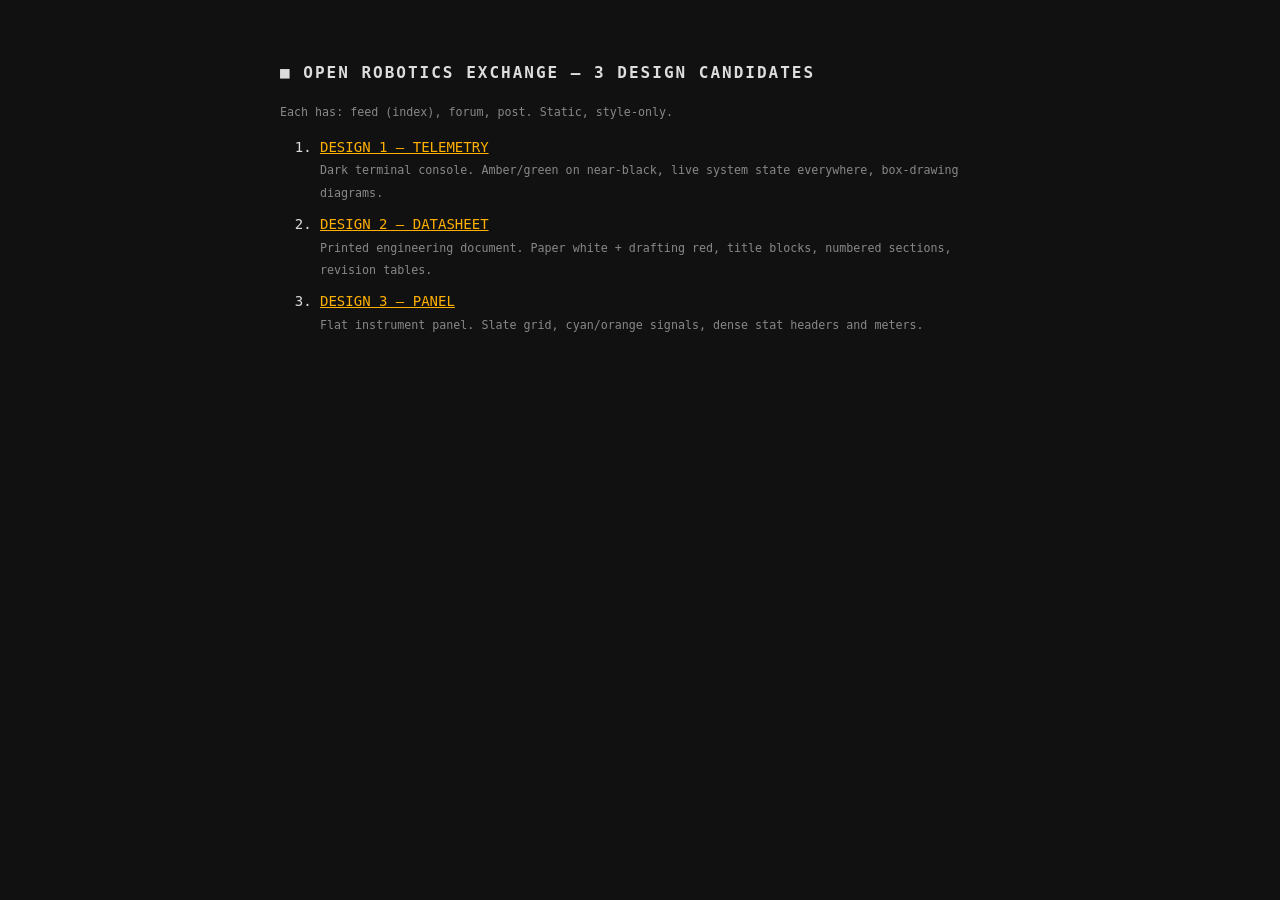
<file: index.html>
<!doctype html><html><head><meta charset="utf-8"><title>ORX — 3 DESIGN CANDIDATES</title>
<style>body{background:#111;color:#ddd;font:14px/1.6 ui-monospace,monospace;max-width:720px;margin:60px auto;padding:0 20px}
a{color:#ffb000}h1{font-size:16px;letter-spacing:2px}li{margin:10px 0}small{color:#888}</style></head><body>
<h1>■ OPEN ROBOTICS EXCHANGE — 3 DESIGN CANDIDATES</h1>
<p><small>Each has: feed (index), forum, post. Static, style-only.</small></p>
<ol>
<li><a href="design-1/index.html">DESIGN 1 — TELEMETRY</a><br><small>Dark terminal console. Amber/green on near-black, live system state everywhere, box-drawing diagrams.</small></li>
<li><a href="design-2/index.html">DESIGN 2 — DATASHEET</a><br><small>Printed engineering document. Paper white + drafting red, title blocks, numbered sections, revision tables.</small></li>
<li><a href="design-3/index.html">DESIGN 3 — PANEL</a><br><small>Flat instrument panel. Slate grid, cyan/orange signals, dense stat headers and meters.</small></li>
</ol>
</body></html>
</file>
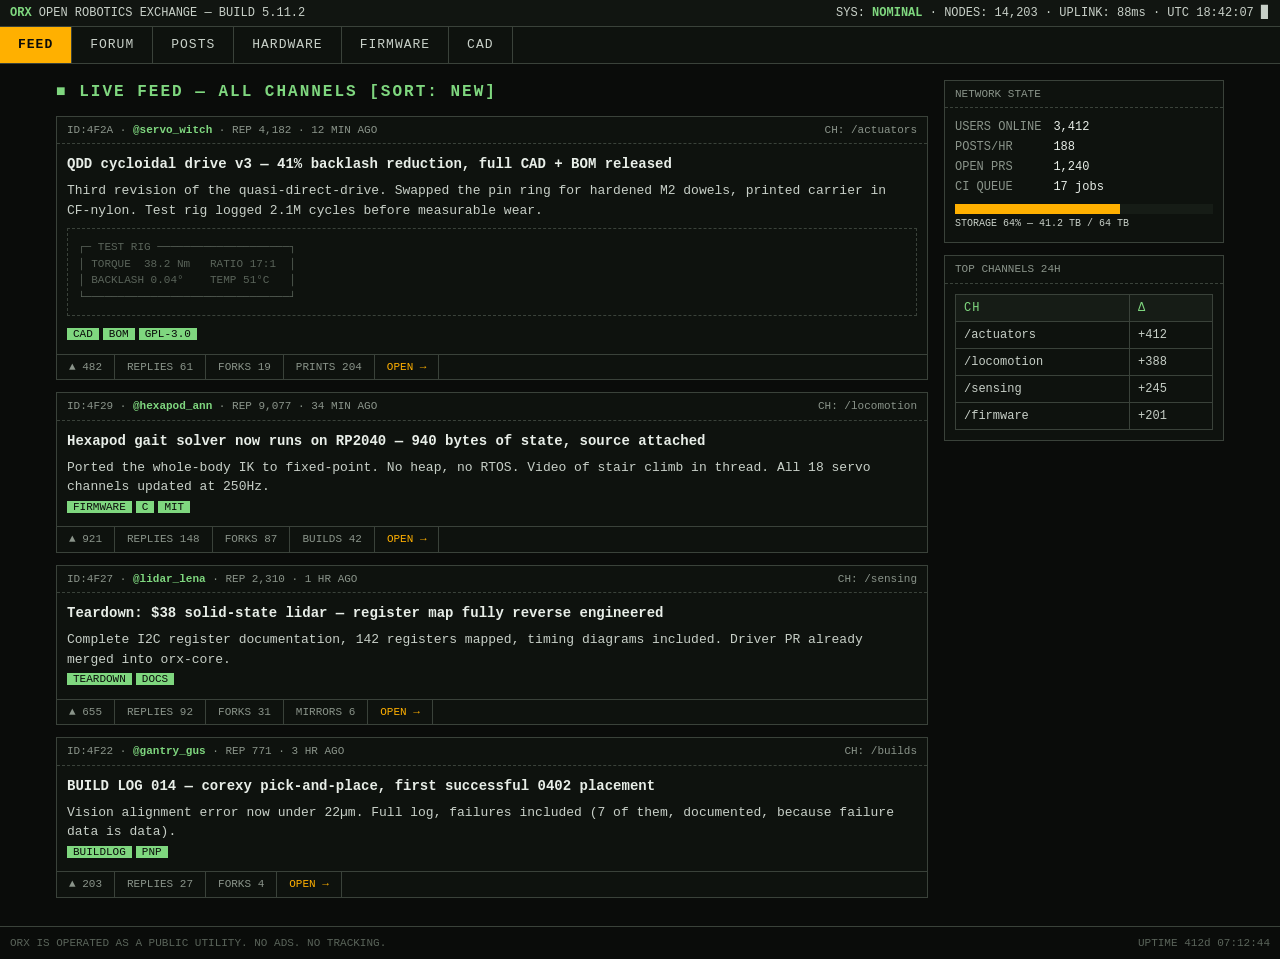
<file: design-1/index.html>
<!doctype html><html><head><meta charset="utf-8"><meta name="viewport" content="width=device-width,initial-scale=1">
<title>ORX//TELEMETRY — FEED</title><link rel="stylesheet" href="style.css"></head><body>
<div class="bar"><span><b>ORX</b> OPEN ROBOTICS EXCHANGE — BUILD 5.11.2</span><span>SYS: <b>NOMINAL</b> · NODES: 14,203 · UPLINK: 88ms · UTC 18:42:07 <span class="blink">▊</span></span></div>
<nav><a class="on" href="index.html">FEED</a><a href="forum.html">FORUM</a><a href="post.html">POSTS</a><a href="#">HARDWARE</a><a href="#">FIRMWARE</a><a href="#">CAD</a></nav>
<main>
<section>
<h1>LIVE FEED — ALL CHANNELS [SORT: NEW]</h1>

<div class="card"><div class="hd"><span>ID:4F2A · <b>@servo_witch</b> · REP 4,182 · 12 MIN AGO</span><span>CH: /actuators</span></div>
<div class="bd"><h2>QDD cycloidal drive v3 — 41% backlash reduction, full CAD + BOM released</h2>
<p>Third revision of the quasi-direct-drive. Swapped the pin ring for hardened M2 dowels, printed carrier in CF-nylon. Test rig logged 2.1M cycles before measurable wear.</p>
<div class="diagram">┌─ TEST RIG ────────────────────┐
│ TORQUE  38.2 Nm   RATIO 17:1  │
│ BACKLASH 0.04°    TEMP 51°C   │
└───────────────────────────────┘</div>
<span class="tag">CAD</span><span class="tag">BOM</span><span class="tag">GPL-3.0</span></div>
<div class="ft"><span>▲ 482</span><span>REPLIES 61</span><span>FORKS 19</span><span>PRINTS 204</span><span><a href="post.html">OPEN →</a></span></div></div>

<div class="card"><div class="hd"><span>ID:4F29 · <b>@hexapod_ann</b> · REP 9,077 · 34 MIN AGO</span><span>CH: /locomotion</span></div>
<div class="bd"><h2>Hexapod gait solver now runs on RP2040 — 940 bytes of state, source attached</h2>
<p>Ported the whole-body IK to fixed-point. No heap, no RTOS. Video of stair climb in thread. All 18 servo channels updated at 250Hz.</p>
<span class="tag">FIRMWARE</span><span class="tag">C</span><span class="tag">MIT</span></div>
<div class="ft"><span>▲ 921</span><span>REPLIES 148</span><span>FORKS 87</span><span>BUILDS 42</span><span><a href="post.html">OPEN →</a></span></div></div>

<div class="card"><div class="hd"><span>ID:4F27 · <b>@lidar_lena</b> · REP 2,310 · 1 HR AGO</span><span>CH: /sensing</span></div>
<div class="bd"><h2>Teardown: $38 solid-state lidar — register map fully reverse engineered</h2>
<p>Complete I2C register documentation, 142 registers mapped, timing diagrams included. Driver PR already merged into orx-core.</p>
<span class="tag">TEARDOWN</span><span class="tag">DOCS</span></div>
<div class="ft"><span>▲ 655</span><span>REPLIES 92</span><span>FORKS 31</span><span>MIRRORS 6</span><span><a href="post.html">OPEN →</a></span></div></div>

<div class="card"><div class="hd"><span>ID:4F22 · <b>@gantry_gus</b> · REP 771 · 3 HR AGO</span><span>CH: /builds</span></div>
<div class="bd"><h2>BUILD LOG 014 — corexy pick-and-place, first successful 0402 placement</h2>
<p>Vision alignment error now under 22µm. Full log, failures included (7 of them, documented, because failure data is data).</p>
<span class="tag">BUILDLOG</span><span class="tag">PNP</span></div>
<div class="ft"><span>▲ 203</span><span>REPLIES 27</span><span>FORKS 4</span><span><a href="post.html">OPEN →</a></span></div></div>
</section>

<aside>
<div class="card"><div class="hd"><span>NETWORK STATE</span></div><div class="bd">
<dl class="kv"><dt>USERS ONLINE</dt><dd>3,412</dd><dt>POSTS/HR</dt><dd>188</dd><dt>OPEN PRS</dt><dd>1,240</dd><dt>CI QUEUE</dt><dd>17 jobs</dd></dl>
<div style="margin-top:8px" class="meter"><i style="width:64%"></i></div>
<small>STORAGE 64% — 41.2 TB / 64 TB</small></div></div>
<div class="card"><div class="hd"><span>TOP CHANNELS 24H</span></div><div class="bd">
<table><tr><th>CH</th><th>Δ</th></tr>
<tr><td>/actuators</td><td>+412</td></tr><tr><td>/locomotion</td><td>+388</td></tr>
<tr><td>/sensing</td><td>+245</td></tr><tr><td>/firmware</td><td>+201</td></tr></table></div></div>
</aside>
</main>
<footer><span>ORX IS OPERATED AS A PUBLIC UTILITY. NO ADS. NO TRACKING.</span><span>UPTIME 412d 07:12:44</span></footer>
</body></html>
</file>
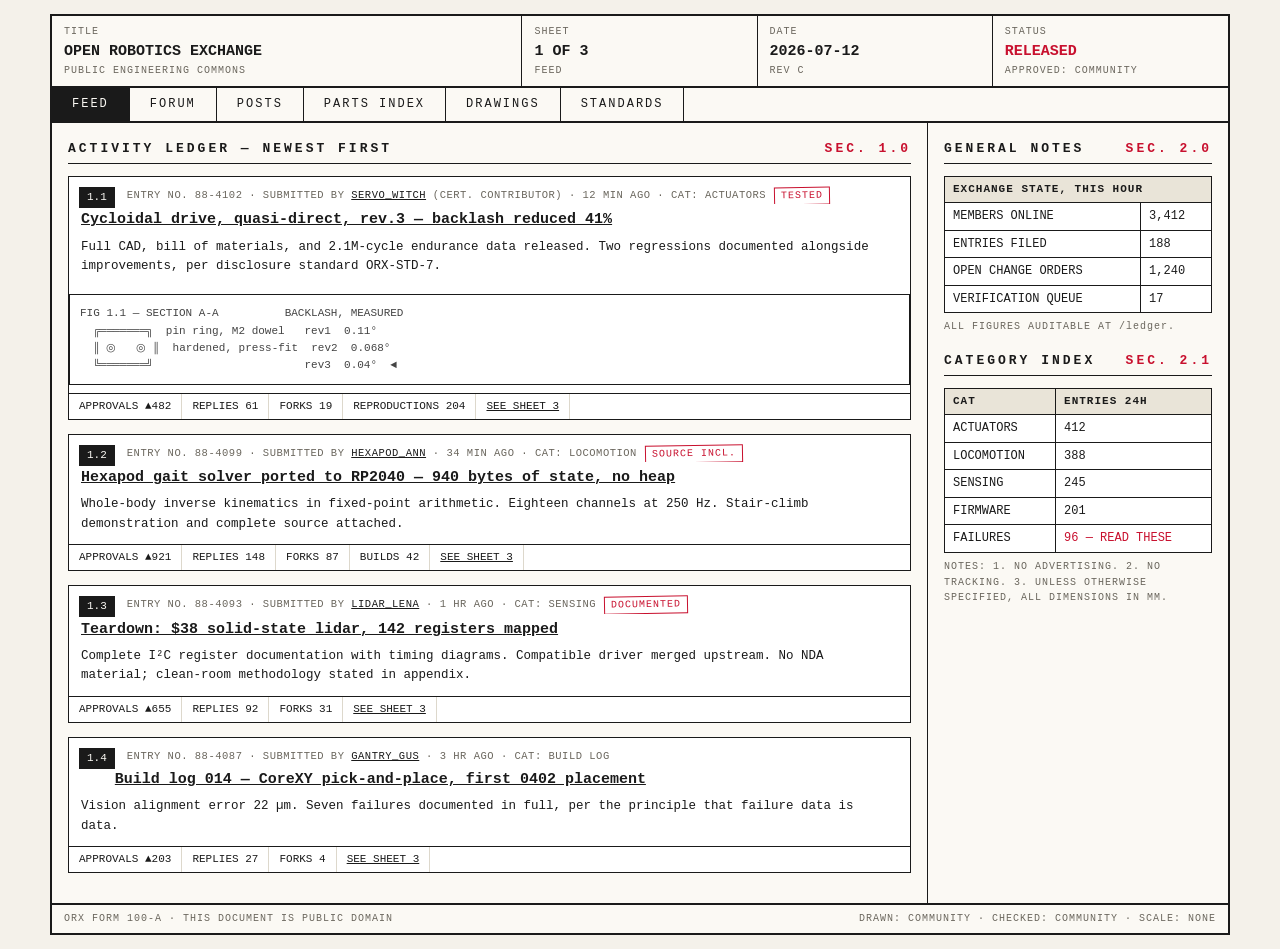
<file: design-2/index.html>
<!doctype html><html><head><meta charset="utf-8"><meta name="viewport" content="width=device-width,initial-scale=1">
<title>OPEN ROBOTICS EXCHANGE — SHT.1 FEED</title><link rel="stylesheet" href="style.css"></head><body>
<div class="sheet">
<div class="titleblock">
<div><small>TITLE</small><strong>OPEN ROBOTICS EXCHANGE</strong><small>PUBLIC ENGINEERING COMMONS</small></div>
<div><small>SHEET</small><strong>1 OF 3</strong><small>FEED</small></div>
<div><small>DATE</small><strong>2026-07-12</strong><small>REV C</small></div>
<div><small>STATUS</small><strong class="red">RELEASED</strong><small>APPROVED: COMMUNITY</small></div>
</div>
<nav><a class="on" href="index.html">FEED</a><a href="forum.html">FORUM</a><a href="post.html">POSTS</a><a href="#">PARTS INDEX</a><a href="#">DRAWINGS</a><a href="#">STANDARDS</a></nav>
<main>
<div class="col">
<h1>ACTIVITY LEDGER — NEWEST FIRST <span class="sec">SEC. 1.0</span></h1>

<div class="item"><span class="num">1.1</span>
<div class="meta">ENTRY NO. 88-4102 · SUBMITTED BY <a href="#">SERVO_WITCH</a> (CERT. CONTRIBUTOR) · 12 MIN AGO · CAT: ACTUATORS<span class="stamp">TESTED</span></div>
<h2><a href="post.html">Cycloidal drive, quasi-direct, rev.3 — backlash reduced 41%</a></h2>
<p>Full CAD, bill of materials, and 2.1M-cycle endurance data released. Two regressions documented alongside improvements, per disclosure standard ORX-STD-7.</p>
<div class="figure">FIG 1.1 — SECTION A-A          BACKLASH, MEASURED
  ╔═══════╗  pin ring, M2 dowel   rev1  0.11°
  ║ ◎   ◎ ║  hardened, press-fit  rev2  0.068°
  ╚═══════╝                       rev3  0.04°  ◄</div>
<div class="row"><span>APPROVALS ▲482</span><span>REPLIES 61</span><span>FORKS 19</span><span>REPRODUCTIONS 204</span><span><a href="post.html">SEE SHEET 3</a></span></div></div>

<div class="item"><span class="num">1.2</span>
<div class="meta">ENTRY NO. 88-4099 · SUBMITTED BY <a href="#">HEXAPOD_ANN</a> · 34 MIN AGO · CAT: LOCOMOTION<span class="stamp">SOURCE INCL.</span></div>
<h2><a href="post.html">Hexapod gait solver ported to RP2040 — 940 bytes of state, no heap</a></h2>
<p>Whole-body inverse kinematics in fixed-point arithmetic. Eighteen channels at 250 Hz. Stair-climb demonstration and complete source attached.</p>
<div class="row"><span>APPROVALS ▲921</span><span>REPLIES 148</span><span>FORKS 87</span><span>BUILDS 42</span><span><a href="post.html">SEE SHEET 3</a></span></div></div>

<div class="item"><span class="num">1.3</span>
<div class="meta">ENTRY NO. 88-4093 · SUBMITTED BY <a href="#">LIDAR_LENA</a> · 1 HR AGO · CAT: SENSING<span class="stamp">DOCUMENTED</span></div>
<h2><a href="post.html">Teardown: $38 solid-state lidar, 142 registers mapped</a></h2>
<p>Complete I²C register documentation with timing diagrams. Compatible driver merged upstream. No NDA material; clean-room methodology stated in appendix.</p>
<div class="row"><span>APPROVALS ▲655</span><span>REPLIES 92</span><span>FORKS 31</span><span><a href="post.html">SEE SHEET 3</a></span></div></div>

<div class="item"><span class="num">1.4</span>
<div class="meta">ENTRY NO. 88-4087 · SUBMITTED BY <a href="#">GANTRY_GUS</a> · 3 HR AGO · CAT: BUILD LOG</div>
<h2><a href="post.html">Build log 014 — CoreXY pick-and-place, first 0402 placement</a></h2>
<p>Vision alignment error 22 µm. Seven failures documented in full, per the principle that failure data is data.</p>
<div class="row"><span>APPROVALS ▲203</span><span>REPLIES 27</span><span>FORKS 4</span><span><a href="post.html">SEE SHEET 3</a></span></div></div>
</div>

<aside>
<h1>GENERAL NOTES <span class="sec">SEC. 2.0</span></h1>
<table>
<tr><th colspan="2">EXCHANGE STATE, THIS HOUR</th></tr>
<tr><td>MEMBERS ONLINE</td><td>3,412</td></tr>
<tr><td>ENTRIES FILED</td><td>188</td></tr>
<tr><td>OPEN CHANGE ORDERS</td><td>1,240</td></tr>
<tr><td>VERIFICATION QUEUE</td><td>17</td></tr>
</table>
<p class="cap">ALL FIGURES AUDITABLE AT /ledger.</p>
<h1 style="margin-top:16px">CATEGORY INDEX <span class="sec">SEC. 2.1</span></h1>
<table>
<tr><th>CAT</th><th>ENTRIES 24H</th></tr>
<tr><td>ACTUATORS</td><td>412</td></tr>
<tr><td>LOCOMOTION</td><td>388</td></tr>
<tr><td>SENSING</td><td>245</td></tr>
<tr><td>FIRMWARE</td><td>201</td></tr>
<tr><td>FAILURES</td><td class="red">96 — READ THESE</td></tr>
</table>
<p class="cap">NOTES: 1. NO ADVERTISING. 2. NO TRACKING. 3. UNLESS OTHERWISE SPECIFIED, ALL DIMENSIONS IN MM.</p>
</aside>
</main>
<footer><span>ORX FORM 100-A · THIS DOCUMENT IS PUBLIC DOMAIN</span><span>DRAWN: COMMUNITY · CHECKED: COMMUNITY · SCALE: NONE</span></footer>
</div>
</body></html>
</file>
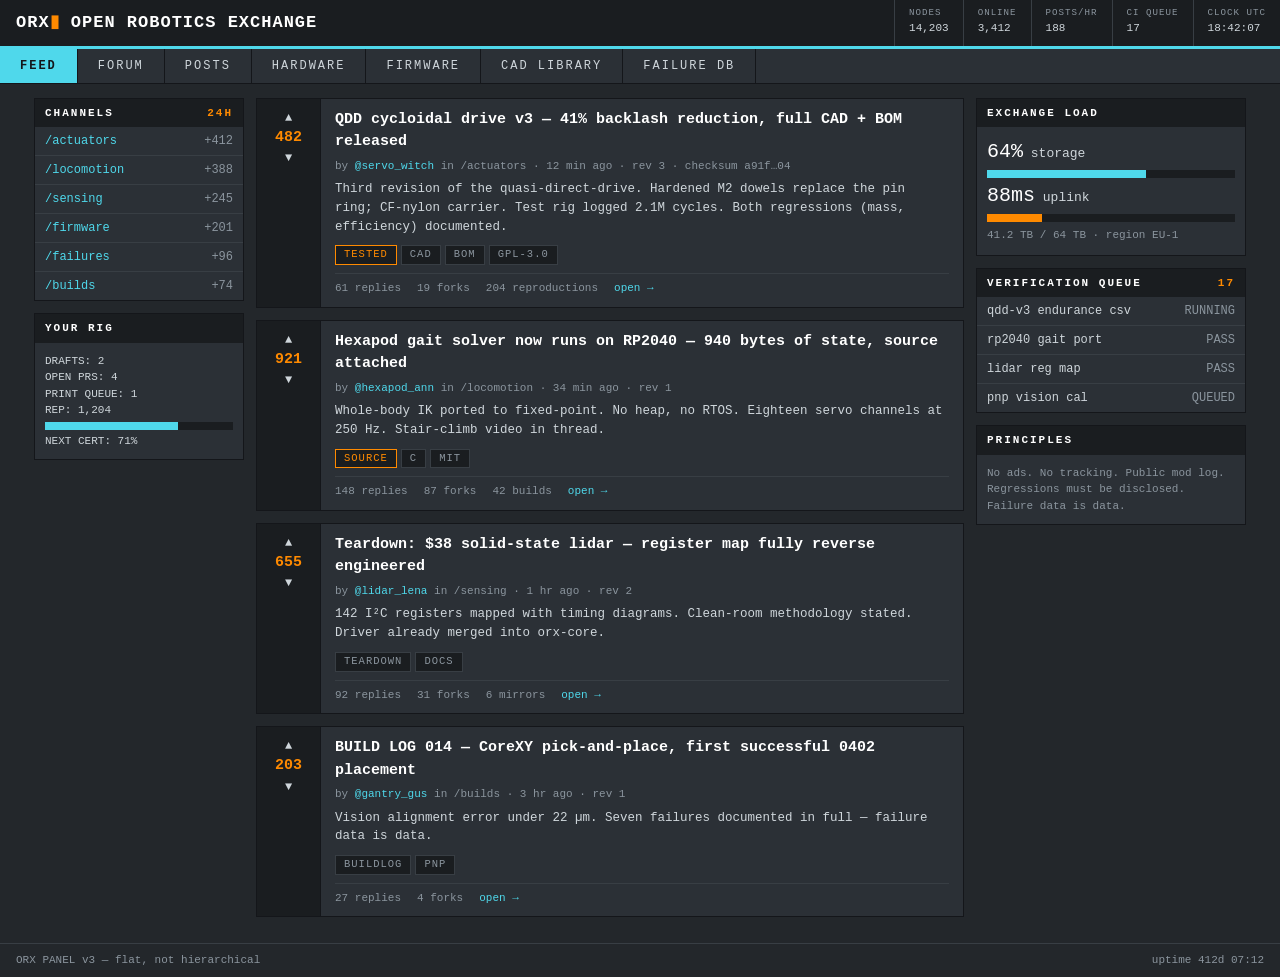
<file: design-3/index.html>
<!doctype html><html><head><meta charset="utf-8"><meta name="viewport" content="width=device-width,initial-scale=1">
<title>ORX PANEL — FEED</title><link rel="stylesheet" href="style.css"></head><body>
<header>
<div class="logo">ORX<i>▮</i> OPEN ROBOTICS EXCHANGE</div>
<div class="stat"><div><small>NODES</small>14,203</div><div><small>ONLINE</small>3,412</div><div><small>POSTS/HR</small>188</div><div><small>CI QUEUE</small>17</div><div><small>CLOCK UTC</small>18:42:07</div></div>
</header>
<nav><a class="on" href="index.html">FEED</a><a href="forum.html">FORUM</a><a href="post.html">POSTS</a><a href="#">HARDWARE</a><a href="#">FIRMWARE</a><a href="#">CAD LIBRARY</a><a href="#">FAILURE DB</a></nav>
<div class="grid">
<aside>
<div class="panel"><h3>CHANNELS <em>24H</em></h3><ul class="plist">
<li><a href="#">/actuators</a><span class="n">+412</span></li>
<li><a href="#">/locomotion</a><span class="n">+388</span></li>
<li><a href="#">/sensing</a><span class="n">+245</span></li>
<li><a href="#">/firmware</a><span class="n">+201</span></li>
<li><a href="#">/failures</a><span class="n">+96</span></li>
<li><a href="#">/builds</a><span class="n">+74</span></li>
</ul></div>
<div class="panel"><h3>YOUR RIG</h3><div class="pd" style="font-size:11px">
DRAFTS: 2<br>OPEN PRS: 4<br>PRINT QUEUE: 1<br>REP: 1,204<div class="bar"><i style="width:71%"></i></div>NEXT CERT: 71%</div></div>
</aside>

<section>
<div class="post"><div class="vote">▲<b>482</b>▼</div><div class="body">
<h2><a href="post.html">QDD cycloidal drive v3 — 41% backlash reduction, full CAD + BOM released</a></h2>
<div class="meta">by <b>@servo_witch</b> in /actuators · 12 min ago · rev 3 · checksum a91f…04</div>
<p>Third revision of the quasi-direct-drive. Hardened M2 dowels replace the pin ring; CF-nylon carrier. Test rig logged 2.1M cycles. Both regressions (mass, efficiency) documented.</p>
<div class="chips"><span class="chip hot">TESTED</span><span class="chip">CAD</span><span class="chip">BOM</span><span class="chip">GPL-3.0</span></div>
<div class="actions"><span>61 replies</span><span>19 forks</span><span>204 reproductions</span><span><a href="post.html">open →</a></span></div></div></div>

<div class="post"><div class="vote">▲<b>921</b>▼</div><div class="body">
<h2><a href="post.html">Hexapod gait solver now runs on RP2040 — 940 bytes of state, source attached</a></h2>
<div class="meta">by <b>@hexapod_ann</b> in /locomotion · 34 min ago · rev 1</div>
<p>Whole-body IK ported to fixed-point. No heap, no RTOS. Eighteen servo channels at 250 Hz. Stair-climb video in thread.</p>
<div class="chips"><span class="chip hot">SOURCE</span><span class="chip">C</span><span class="chip">MIT</span></div>
<div class="actions"><span>148 replies</span><span>87 forks</span><span>42 builds</span><span><a href="post.html">open →</a></span></div></div></div>

<div class="post"><div class="vote">▲<b>655</b>▼</div><div class="body">
<h2><a href="post.html">Teardown: $38 solid-state lidar — register map fully reverse engineered</a></h2>
<div class="meta">by <b>@lidar_lena</b> in /sensing · 1 hr ago · rev 2</div>
<p>142 I²C registers mapped with timing diagrams. Clean-room methodology stated. Driver already merged into orx-core.</p>
<div class="chips"><span class="chip">TEARDOWN</span><span class="chip">DOCS</span></div>
<div class="actions"><span>92 replies</span><span>31 forks</span><span>6 mirrors</span><span><a href="post.html">open →</a></span></div></div></div>

<div class="post"><div class="vote">▲<b>203</b>▼</div><div class="body">
<h2><a href="post.html">BUILD LOG 014 — CoreXY pick-and-place, first successful 0402 placement</a></h2>
<div class="meta">by <b>@gantry_gus</b> in /builds · 3 hr ago · rev 1</div>
<p>Vision alignment error under 22 µm. Seven failures documented in full — failure data is data.</p>
<div class="chips"><span class="chip">BUILDLOG</span><span class="chip">PNP</span></div>
<div class="actions"><span>27 replies</span><span>4 forks</span><span><a href="post.html">open →</a></span></div></div></div>
</section>

<aside>
<div class="panel"><h3>EXCHANGE LOAD</h3><div class="pd">
<span class="big">64%</span> storage<div class="bar"><i style="width:64%"></i></div>
<span class="big">88ms</span> uplink<div class="bar o"><i style="width:22%"></i></div>
<span style="font-size:11px;color:#8b959e">41.2 TB / 64 TB · region EU-1</span></div></div>
<div class="panel"><h3>VERIFICATION QUEUE <em>17</em></h3><ul class="plist">
<li>qdd-v3 endurance csv <span class="n">RUNNING</span></li>
<li>rp2040 gait port <span class="n">PASS</span></li>
<li>lidar reg map <span class="n">PASS</span></li>
<li>pnp vision cal <span class="n">QUEUED</span></li>
</ul></div>
<div class="panel"><h3>PRINCIPLES</h3><div class="pd" style="font-size:11px;color:#8b959e">No ads. No tracking. Public mod log. Regressions must be disclosed. Failure data is data.</div></div>
</aside>
</div>
<footer><span>ORX PANEL v3 — flat, not hierarchical</span><span>uptime 412d 07:12</span></footer>
</body></html>
</file>
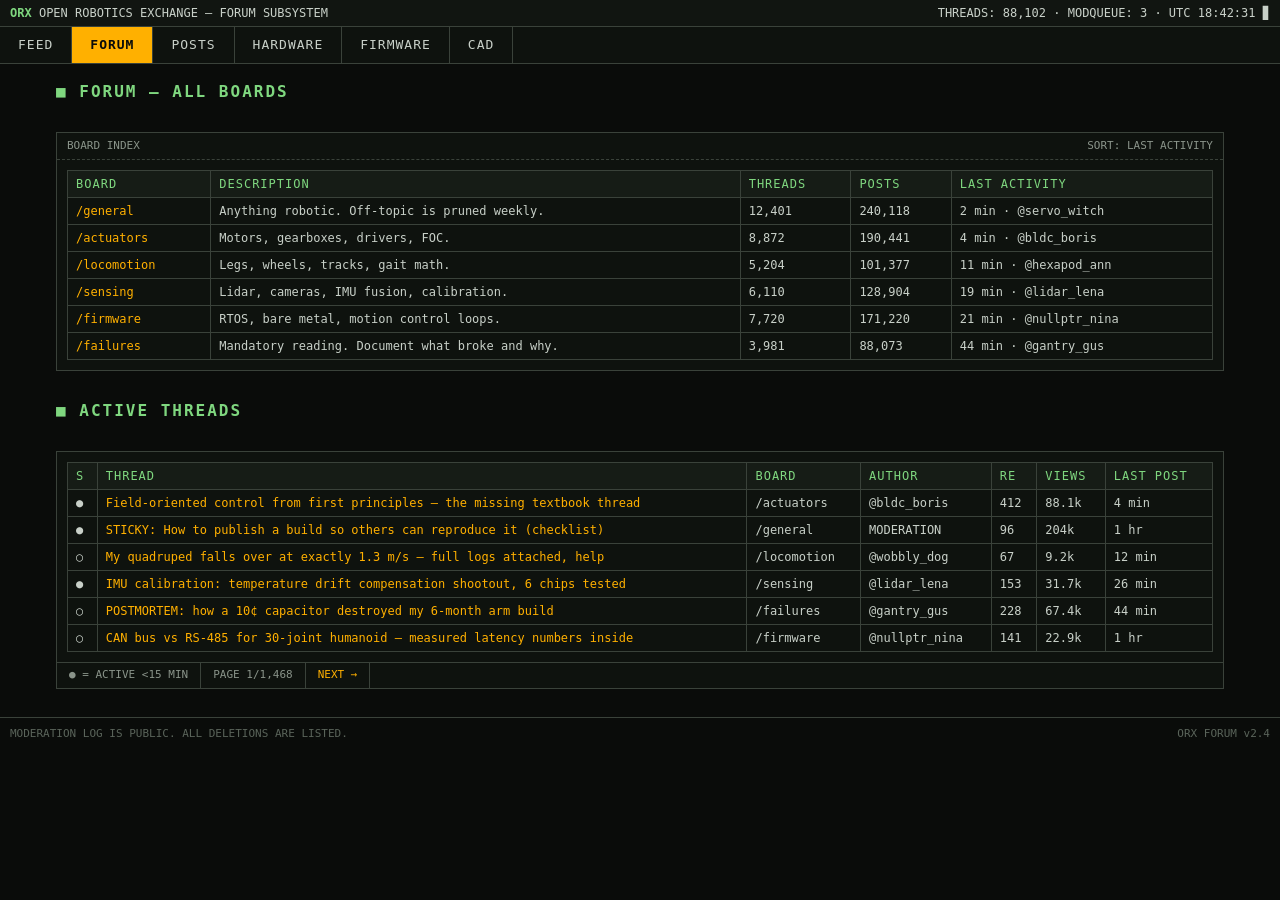
<file: design-1/forum.html>
<!doctype html><html><head><meta charset="utf-8"><meta name="viewport" content="width=device-width,initial-scale=1">
<title>ORX//TELEMETRY — FORUM</title><link rel="stylesheet" href="style.css"></head><body>
<div class="bar"><span><b>ORX</b> OPEN ROBOTICS EXCHANGE — FORUM SUBSYSTEM</span><span>THREADS: 88,102 · MODQUEUE: 3 · UTC 18:42:31 <span class="blink">▊</span></span></div>
<nav><a href="index.html">FEED</a><a class="on" href="forum.html">FORUM</a><a href="post.html">POSTS</a><a href="#">HARDWARE</a><a href="#">FIRMWARE</a><a href="#">CAD</a></nav>
<main class="single">
<h1>FORUM — ALL BOARDS</h1>
<div class="card"><div class="hd"><span>BOARD INDEX</span><span>SORT: LAST ACTIVITY</span></div><div class="bd">
<table>
<tr><th>BOARD</th><th>DESCRIPTION</th><th>THREADS</th><th>POSTS</th><th>LAST ACTIVITY</th></tr>
<tr><td><a href="#">/general</a></td><td>Anything robotic. Off-topic is pruned weekly.</td><td>12,401</td><td>240,118</td><td>2 min · @servo_witch</td></tr>
<tr><td><a href="#">/actuators</a></td><td>Motors, gearboxes, drivers, FOC.</td><td>8,872</td><td>190,441</td><td>4 min · @bldc_boris</td></tr>
<tr><td><a href="#">/locomotion</a></td><td>Legs, wheels, tracks, gait math.</td><td>5,204</td><td>101,377</td><td>11 min · @hexapod_ann</td></tr>
<tr><td><a href="#">/sensing</a></td><td>Lidar, cameras, IMU fusion, calibration.</td><td>6,110</td><td>128,904</td><td>19 min · @lidar_lena</td></tr>
<tr><td><a href="#">/firmware</a></td><td>RTOS, bare metal, motion control loops.</td><td>7,720</td><td>171,220</td><td>21 min · @nullptr_nina</td></tr>
<tr><td><a href="#">/failures</a></td><td>Mandatory reading. Document what broke and why.</td><td>3,981</td><td>88,073</td><td>44 min · @gantry_gus</td></tr>
</table></div></div>

<h1>ACTIVE THREADS</h1>
<div class="card"><div class="bd">
<table>
<tr><th>S</th><th>THREAD</th><th>BOARD</th><th>AUTHOR</th><th>RE</th><th>VIEWS</th><th>LAST POST</th></tr>
<tr><td>●</td><td><a href="post.html">Field-oriented control from first principles — the missing textbook thread</a></td><td>/actuators</td><td>@bldc_boris</td><td>412</td><td>88.1k</td><td>4 min</td></tr>
<tr><td>●</td><td><a href="post.html">STICKY: How to publish a build so others can reproduce it (checklist)</a></td><td>/general</td><td>MODERATION</td><td>96</td><td>204k</td><td>1 hr</td></tr>
<tr><td>○</td><td><a href="post.html">My quadruped falls over at exactly 1.3 m/s — full logs attached, help</a></td><td>/locomotion</td><td>@wobbly_dog</td><td>67</td><td>9.2k</td><td>12 min</td></tr>
<tr><td>●</td><td><a href="post.html">IMU calibration: temperature drift compensation shootout, 6 chips tested</a></td><td>/sensing</td><td>@lidar_lena</td><td>153</td><td>31.7k</td><td>26 min</td></tr>
<tr><td>○</td><td><a href="post.html">POSTMORTEM: how a 10¢ capacitor destroyed my 6-month arm build</a></td><td>/failures</td><td>@gantry_gus</td><td>228</td><td>67.4k</td><td>44 min</td></tr>
<tr><td>○</td><td><a href="post.html">CAN bus vs RS-485 for 30-joint humanoid — measured latency numbers inside</a></td><td>/firmware</td><td>@nullptr_nina</td><td>141</td><td>22.9k</td><td>1 hr</td></tr>
</table></div>
<div class="ft"><span>● = ACTIVE &lt;15 MIN</span><span>PAGE 1/1,468</span><span><a href="#">NEXT →</a></span></div></div>
</main>
<footer><span>MODERATION LOG IS PUBLIC. ALL DELETIONS ARE LISTED.</span><span>ORX FORUM v2.4</span></footer>
</body></html>
</file>
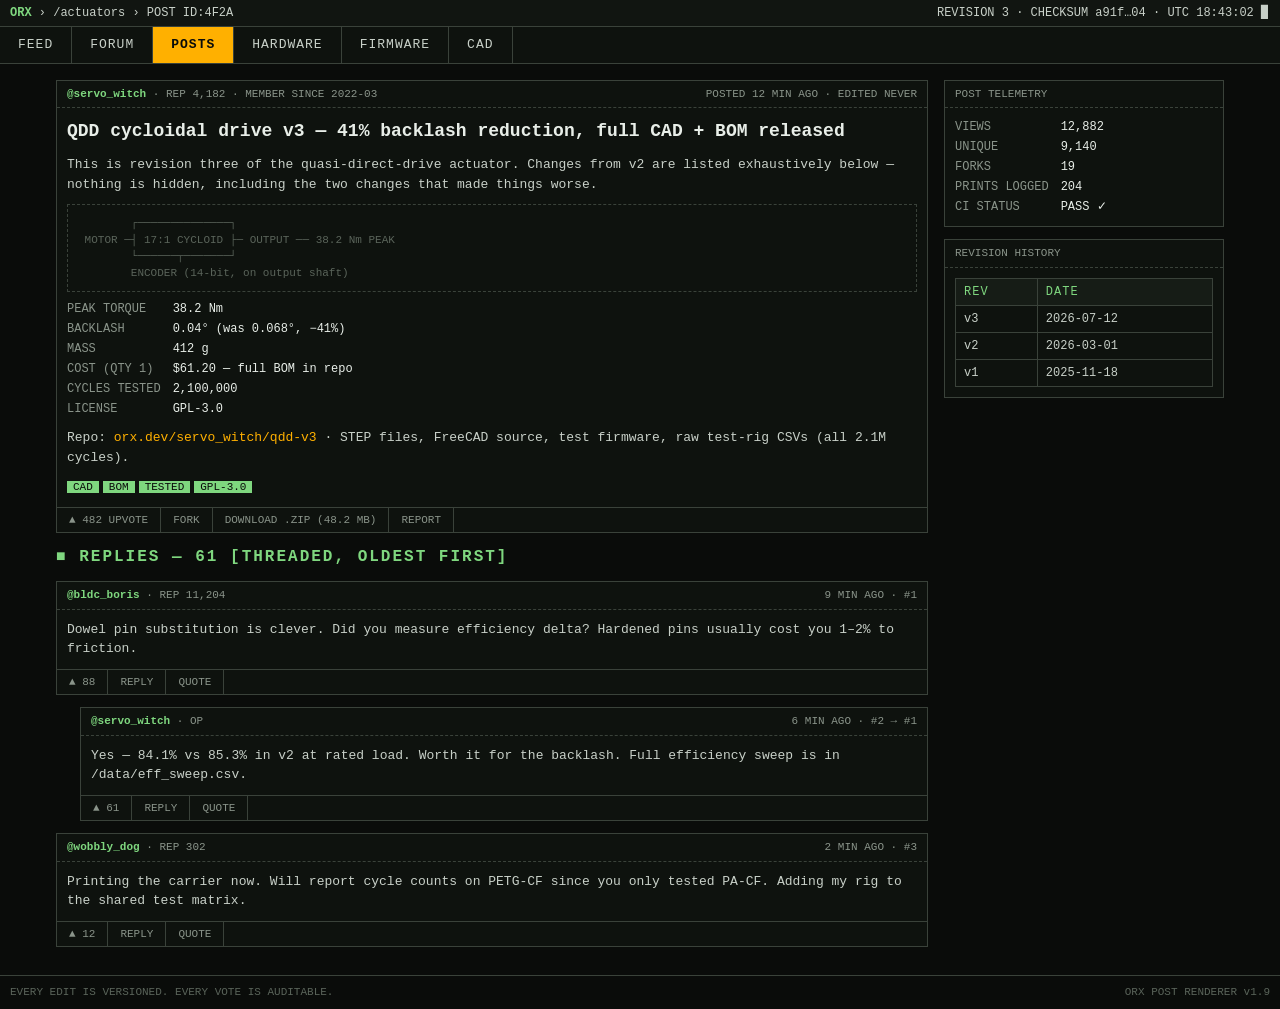
<file: design-1/post.html>
<!doctype html><html><head><meta charset="utf-8"><meta name="viewport" content="width=device-width,initial-scale=1">
<title>ORX//TELEMETRY — POST 4F2A</title><link rel="stylesheet" href="style.css"></head><body>
<div class="bar"><span><b>ORX</b> › /actuators › POST ID:4F2A</span><span>REVISION 3 · CHECKSUM a91f…04 · UTC 18:43:02 <span class="blink">▊</span></span></div>
<nav><a href="index.html">FEED</a><a href="forum.html">FORUM</a><a class="on" href="post.html">POSTS</a><a href="#">HARDWARE</a><a href="#">FIRMWARE</a><a href="#">CAD</a></nav>
<main>
<section>
<div class="card"><div class="hd"><span><b>@servo_witch</b> · REP 4,182 · MEMBER SINCE 2022-03</span><span>POSTED 12 MIN AGO · EDITED NEVER</span></div>
<div class="bd">
<h2 style="font-size:18px">QDD cycloidal drive v3 — 41% backlash reduction, full CAD + BOM released</h2>
<p style="margin:10px 0">This is revision three of the quasi-direct-drive actuator. Changes from v2 are listed exhaustively below — nothing is hidden, including the two changes that made things worse.</p>
<div class="diagram">        ┌──────────────┐
 MOTOR ─┤ 17:1 CYCLOID ├─ OUTPUT ── 38.2 Nm PEAK
        └──────┬───────┘
        ENCODER (14-bit, on output shaft)</div>
<dl class="kv">
<dt>PEAK TORQUE</dt><dd>38.2 Nm</dd>
<dt>BACKLASH</dt><dd>0.04° (was 0.068°, −41%)</dd>
<dt>MASS</dt><dd>412 g</dd>
<dt>COST (QTY 1)</dt><dd>$61.20 — full BOM in repo</dd>
<dt>CYCLES TESTED</dt><dd>2,100,000</dd>
<dt>LICENSE</dt><dd>GPL-3.0</dd>
</dl>
<p style="margin:10px 0">Repo: <a href="#">orx.dev/servo_witch/qdd-v3</a> · STEP files, FreeCAD source, test firmware, raw test-rig CSVs (all 2.1M cycles).</p>
<span class="tag">CAD</span><span class="tag">BOM</span><span class="tag">TESTED</span><span class="tag">GPL-3.0</span>
</div>
<div class="ft"><span>▲ 482 UPVOTE</span><span>FORK</span><span>DOWNLOAD .ZIP (48.2 MB)</span><span>REPORT</span></div></div>

<h1>REPLIES — 61 [THREADED, OLDEST FIRST]</h1>
<div class="card"><div class="hd"><span><b>@bldc_boris</b> · REP 11,204</span><span>9 MIN AGO · #1</span></div>
<div class="bd"><p>Dowel pin substitution is clever. Did you measure efficiency delta? Hardened pins usually cost you 1–2% to friction.</p></div>
<div class="ft"><span>▲ 88</span><span>REPLY</span><span>QUOTE</span></div></div>
<div class="card" style="margin-left:24px"><div class="hd"><span><b>@servo_witch</b> · OP</span><span>6 MIN AGO · #2 → #1</span></div>
<div class="bd"><p>Yes — 84.1% vs 85.3% in v2 at rated load. Worth it for the backlash. Full efficiency sweep is in /data/eff_sweep.csv.</p></div>
<div class="ft"><span>▲ 61</span><span>REPLY</span><span>QUOTE</span></div></div>
<div class="card"><div class="hd"><span><b>@wobbly_dog</b> · REP 302</span><span>2 MIN AGO · #3</span></div>
<div class="bd"><p>Printing the carrier now. Will report cycle counts on PETG-CF since you only tested PA-CF. Adding my rig to the shared test matrix.</p></div>
<div class="ft"><span>▲ 12</span><span>REPLY</span><span>QUOTE</span></div></div>
</section>

<aside>
<div class="card"><div class="hd"><span>POST TELEMETRY</span></div><div class="bd">
<dl class="kv"><dt>VIEWS</dt><dd>12,882</dd><dt>UNIQUE</dt><dd>9,140</dd><dt>FORKS</dt><dd>19</dd><dt>PRINTS LOGGED</dt><dd>204</dd><dt>CI STATUS</dt><dd>PASS ✓</dd></dl></div></div>
<div class="card"><div class="hd"><span>REVISION HISTORY</span></div><div class="bd">
<table><tr><th>REV</th><th>DATE</th></tr><tr><td>v3</td><td>2026-07-12</td></tr><tr><td>v2</td><td>2026-03-01</td></tr><tr><td>v1</td><td>2025-11-18</td></tr></table></div></div>
</aside>
</main>
<footer><span>EVERY EDIT IS VERSIONED. EVERY VOTE IS AUDITABLE.</span><span>ORX POST RENDERER v1.9</span></footer>
</body></html>
</file>
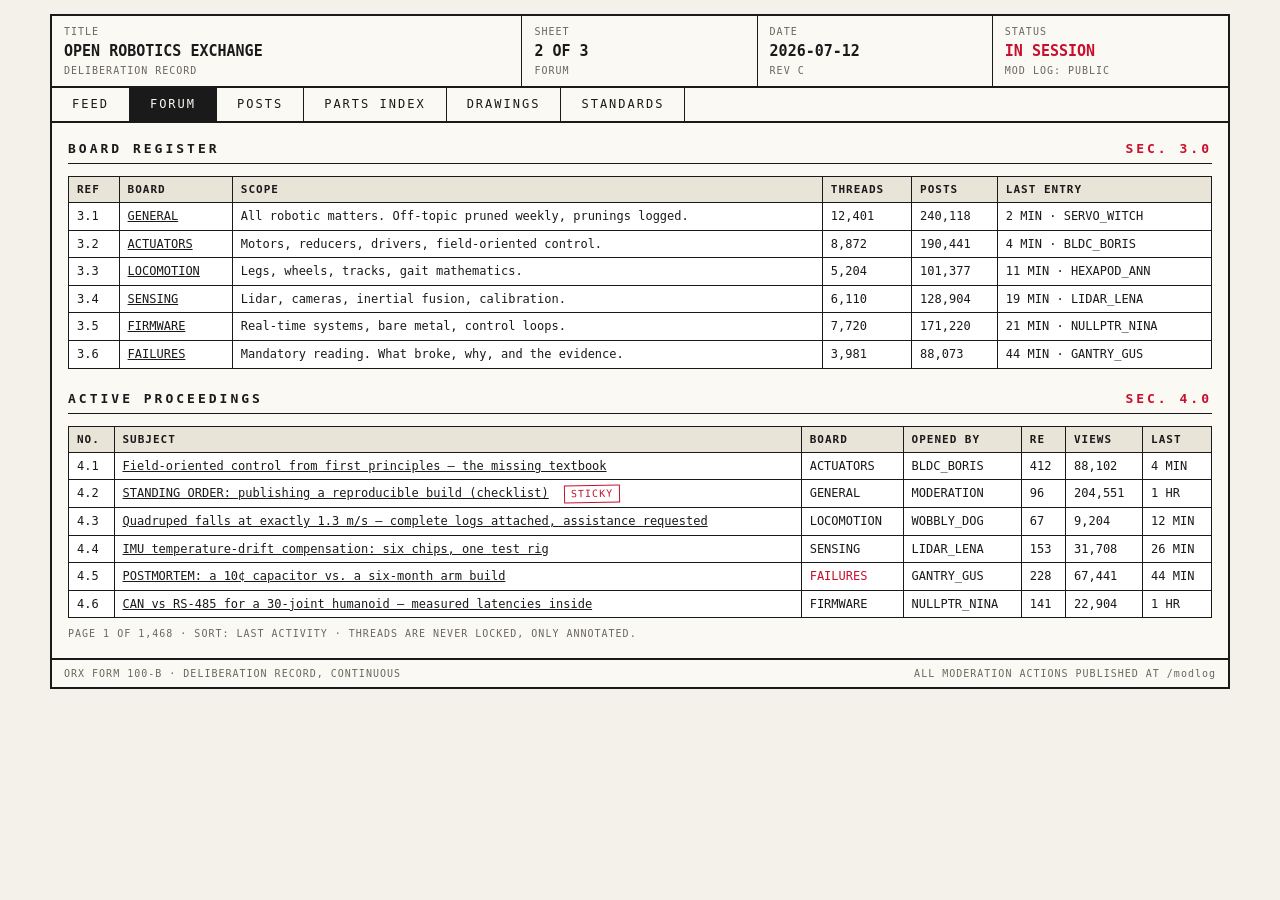
<file: design-2/forum.html>
<!doctype html><html><head><meta charset="utf-8"><meta name="viewport" content="width=device-width,initial-scale=1">
<title>OPEN ROBOTICS EXCHANGE — SHT.2 FORUM</title><link rel="stylesheet" href="style.css"></head><body>
<div class="sheet">
<div class="titleblock">
<div><small>TITLE</small><strong>OPEN ROBOTICS EXCHANGE</strong><small>DELIBERATION RECORD</small></div>
<div><small>SHEET</small><strong>2 OF 3</strong><small>FORUM</small></div>
<div><small>DATE</small><strong>2026-07-12</strong><small>REV C</small></div>
<div><small>STATUS</small><strong class="red">IN SESSION</strong><small>MOD LOG: PUBLIC</small></div>
</div>
<nav><a href="index.html">FEED</a><a class="on" href="forum.html">FORUM</a><a href="post.html">POSTS</a><a href="#">PARTS INDEX</a><a href="#">DRAWINGS</a><a href="#">STANDARDS</a></nav>
<main class="single">
<div class="col" style="border-right:0">
<h1>BOARD REGISTER <span class="sec">SEC. 3.0</span></h1>
<table>
<tr><th>REF</th><th>BOARD</th><th>SCOPE</th><th>THREADS</th><th>POSTS</th><th>LAST ENTRY</th></tr>
<tr><td>3.1</td><td><a href="#">GENERAL</a></td><td>All robotic matters. Off-topic pruned weekly, prunings logged.</td><td>12,401</td><td>240,118</td><td>2 MIN · SERVO_WITCH</td></tr>
<tr><td>3.2</td><td><a href="#">ACTUATORS</a></td><td>Motors, reducers, drivers, field-oriented control.</td><td>8,872</td><td>190,441</td><td>4 MIN · BLDC_BORIS</td></tr>
<tr><td>3.3</td><td><a href="#">LOCOMOTION</a></td><td>Legs, wheels, tracks, gait mathematics.</td><td>5,204</td><td>101,377</td><td>11 MIN · HEXAPOD_ANN</td></tr>
<tr><td>3.4</td><td><a href="#">SENSING</a></td><td>Lidar, cameras, inertial fusion, calibration.</td><td>6,110</td><td>128,904</td><td>19 MIN · LIDAR_LENA</td></tr>
<tr><td>3.5</td><td><a href="#">FIRMWARE</a></td><td>Real-time systems, bare metal, control loops.</td><td>7,720</td><td>171,220</td><td>21 MIN · NULLPTR_NINA</td></tr>
<tr><td>3.6</td><td class="red"><a href="#">FAILURES</a></td><td>Mandatory reading. What broke, why, and the evidence.</td><td>3,981</td><td>88,073</td><td>44 MIN · GANTRY_GUS</td></tr>
</table>

<h1 style="margin-top:20px">ACTIVE PROCEEDINGS <span class="sec">SEC. 4.0</span></h1>
<table>
<tr><th>NO.</th><th>SUBJECT</th><th>BOARD</th><th>OPENED BY</th><th>RE</th><th>VIEWS</th><th>LAST</th></tr>
<tr><td>4.1</td><td><a href="post.html">Field-oriented control from first principles — the missing textbook</a></td><td>ACTUATORS</td><td>BLDC_BORIS</td><td>412</td><td>88,102</td><td>4 MIN</td></tr>
<tr><td>4.2</td><td><a href="post.html">STANDING ORDER: publishing a reproducible build (checklist)</a> <span class="stamp">STICKY</span></td><td>GENERAL</td><td>MODERATION</td><td>96</td><td>204,551</td><td>1 HR</td></tr>
<tr><td>4.3</td><td><a href="post.html">Quadruped falls at exactly 1.3 m/s — complete logs attached, assistance requested</a></td><td>LOCOMOTION</td><td>WOBBLY_DOG</td><td>67</td><td>9,204</td><td>12 MIN</td></tr>
<tr><td>4.4</td><td><a href="post.html">IMU temperature-drift compensation: six chips, one test rig</a></td><td>SENSING</td><td>LIDAR_LENA</td><td>153</td><td>31,708</td><td>26 MIN</td></tr>
<tr><td>4.5</td><td><a href="post.html">POSTMORTEM: a 10¢ capacitor vs. a six-month arm build</a></td><td class="red">FAILURES</td><td>GANTRY_GUS</td><td>228</td><td>67,441</td><td>44 MIN</td></tr>
<tr><td>4.6</td><td><a href="post.html">CAN vs RS-485 for a 30-joint humanoid — measured latencies inside</a></td><td>FIRMWARE</td><td>NULLPTR_NINA</td><td>141</td><td>22,904</td><td>1 HR</td></tr>
</table>
<p class="cap" style="margin-top:8px">PAGE 1 OF 1,468 · SORT: LAST ACTIVITY · THREADS ARE NEVER LOCKED, ONLY ANNOTATED.</p>
</div>
</main>
<footer><span>ORX FORM 100-B · DELIBERATION RECORD, CONTINUOUS</span><span>ALL MODERATION ACTIONS PUBLISHED AT /modlog</span></footer>
</div>
</body></html>
</file>
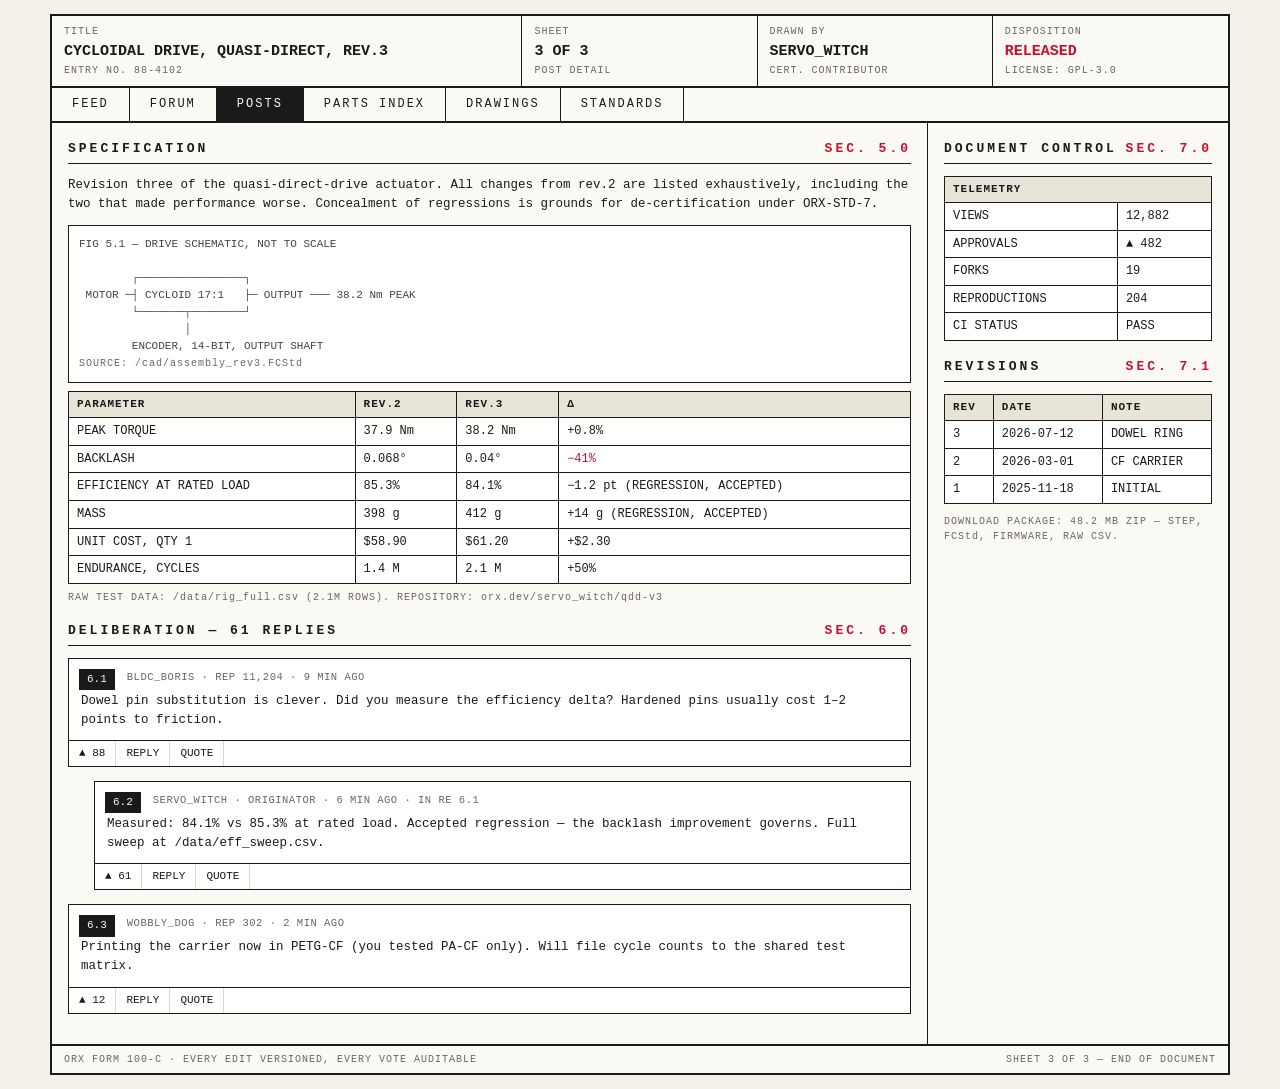
<file: design-2/post.html>
<!doctype html><html><head><meta charset="utf-8"><meta name="viewport" content="width=device-width,initial-scale=1">
<title>OPEN ROBOTICS EXCHANGE — SHT.3 POST 88-4102</title><link rel="stylesheet" href="style.css"></head><body>
<div class="sheet">
<div class="titleblock">
<div><small>TITLE</small><strong>CYCLOIDAL DRIVE, QUASI-DIRECT, REV.3</strong><small>ENTRY NO. 88-4102</small></div>
<div><small>SHEET</small><strong>3 OF 3</strong><small>POST DETAIL</small></div>
<div><small>DRAWN BY</small><strong>SERVO_WITCH</strong><small>CERT. CONTRIBUTOR</small></div>
<div><small>DISPOSITION</small><strong class="red">RELEASED</strong><small>LICENSE: GPL-3.0</small></div>
</div>
<nav><a href="index.html">FEED</a><a href="forum.html">FORUM</a><a class="on" href="post.html">POSTS</a><a href="#">PARTS INDEX</a><a href="#">DRAWINGS</a><a href="#">STANDARDS</a></nav>
<main>
<div class="col">
<h1>SPECIFICATION <span class="sec">SEC. 5.0</span></h1>
<p style="margin-bottom:10px;font-size:12.5px">Revision three of the quasi-direct-drive actuator. All changes from rev.2 are listed exhaustively, including the two that made performance worse. Concealment of regressions is grounds for de-certification under ORX-STD-7.</p>
<div class="figure">FIG 5.1 — DRIVE SCHEMATIC, NOT TO SCALE

        ┌────────────────┐
 MOTOR ─┤ CYCLOID 17:1   ├─ OUTPUT ─── 38.2 Nm PEAK
        └───────┬────────┘
                │
        ENCODER, 14-BIT, OUTPUT SHAFT
<span class="cap">SOURCE: /cad/assembly_rev3.FCStd</span></div>
<table>
<tr><th>PARAMETER</th><th>REV.2</th><th>REV.3</th><th>Δ</th></tr>
<tr><td>PEAK TORQUE</td><td>37.9 Nm</td><td>38.2 Nm</td><td>+0.8%</td></tr>
<tr><td>BACKLASH</td><td>0.068°</td><td>0.04°</td><td class="red">−41%</td></tr>
<tr><td>EFFICIENCY AT RATED LOAD</td><td>85.3%</td><td>84.1%</td><td>−1.2 pt (REGRESSION, ACCEPTED)</td></tr>
<tr><td>MASS</td><td>398 g</td><td>412 g</td><td>+14 g (REGRESSION, ACCEPTED)</td></tr>
<tr><td>UNIT COST, QTY 1</td><td>$58.90</td><td>$61.20</td><td>+$2.30</td></tr>
<tr><td>ENDURANCE, CYCLES</td><td>1.4 M</td><td>2.1 M</td><td>+50%</td></tr>
</table>
<p class="cap" style="margin:6px 0 16px">RAW TEST DATA: /data/rig_full.csv (2.1M ROWS). REPOSITORY: orx.dev/servo_witch/qdd-v3</p>

<h1>DELIBERATION — 61 REPLIES <span class="sec">SEC. 6.0</span></h1>
<div class="item"><span class="num">6.1</span>
<div class="meta">BLDC_BORIS · REP 11,204 · 9 MIN AGO</div>
<p>Dowel pin substitution is clever. Did you measure the efficiency delta? Hardened pins usually cost 1–2 points to friction.</p>
<div class="row"><span>▲ 88</span><span>REPLY</span><span>QUOTE</span></div></div>
<div class="item" style="margin-left:26px"><span class="num">6.2</span>
<div class="meta">SERVO_WITCH · ORIGINATOR · 6 MIN AGO · IN RE 6.1</div>
<p>Measured: 84.1% vs 85.3% at rated load. Accepted regression — the backlash improvement governs. Full sweep at /data/eff_sweep.csv.</p>
<div class="row"><span>▲ 61</span><span>REPLY</span><span>QUOTE</span></div></div>
<div class="item"><span class="num">6.3</span>
<div class="meta">WOBBLY_DOG · REP 302 · 2 MIN AGO</div>
<p>Printing the carrier now in PETG-CF (you tested PA-CF only). Will file cycle counts to the shared test matrix.</p>
<div class="row"><span>▲ 12</span><span>REPLY</span><span>QUOTE</span></div></div>
</div>

<aside>
<h1>DOCUMENT CONTROL <span class="sec">SEC. 7.0</span></h1>
<table>
<tr><th colspan="2">TELEMETRY</th></tr>
<tr><td>VIEWS</td><td>12,882</td></tr>
<tr><td>APPROVALS</td><td>▲ 482</td></tr>
<tr><td>FORKS</td><td>19</td></tr>
<tr><td>REPRODUCTIONS</td><td>204</td></tr>
<tr><td>CI STATUS</td><td>PASS</td></tr>
</table>
<h1 style="margin-top:16px">REVISIONS <span class="sec">SEC. 7.1</span></h1>
<table>
<tr><th>REV</th><th>DATE</th><th>NOTE</th></tr>
<tr><td>3</td><td>2026-07-12</td><td>DOWEL RING</td></tr>
<tr><td>2</td><td>2026-03-01</td><td>CF CARRIER</td></tr>
<tr><td>1</td><td>2025-11-18</td><td>INITIAL</td></tr>
</table>
<p class="cap" style="margin-top:10px">DOWNLOAD PACKAGE: 48.2 MB ZIP — STEP, FCStd, FIRMWARE, RAW CSV.</p>
</aside>
</main>
<footer><span>ORX FORM 100-C · EVERY EDIT VERSIONED, EVERY VOTE AUDITABLE</span><span>SHEET 3 OF 3 — END OF DOCUMENT</span></footer>
</div>
</body></html>
</file>
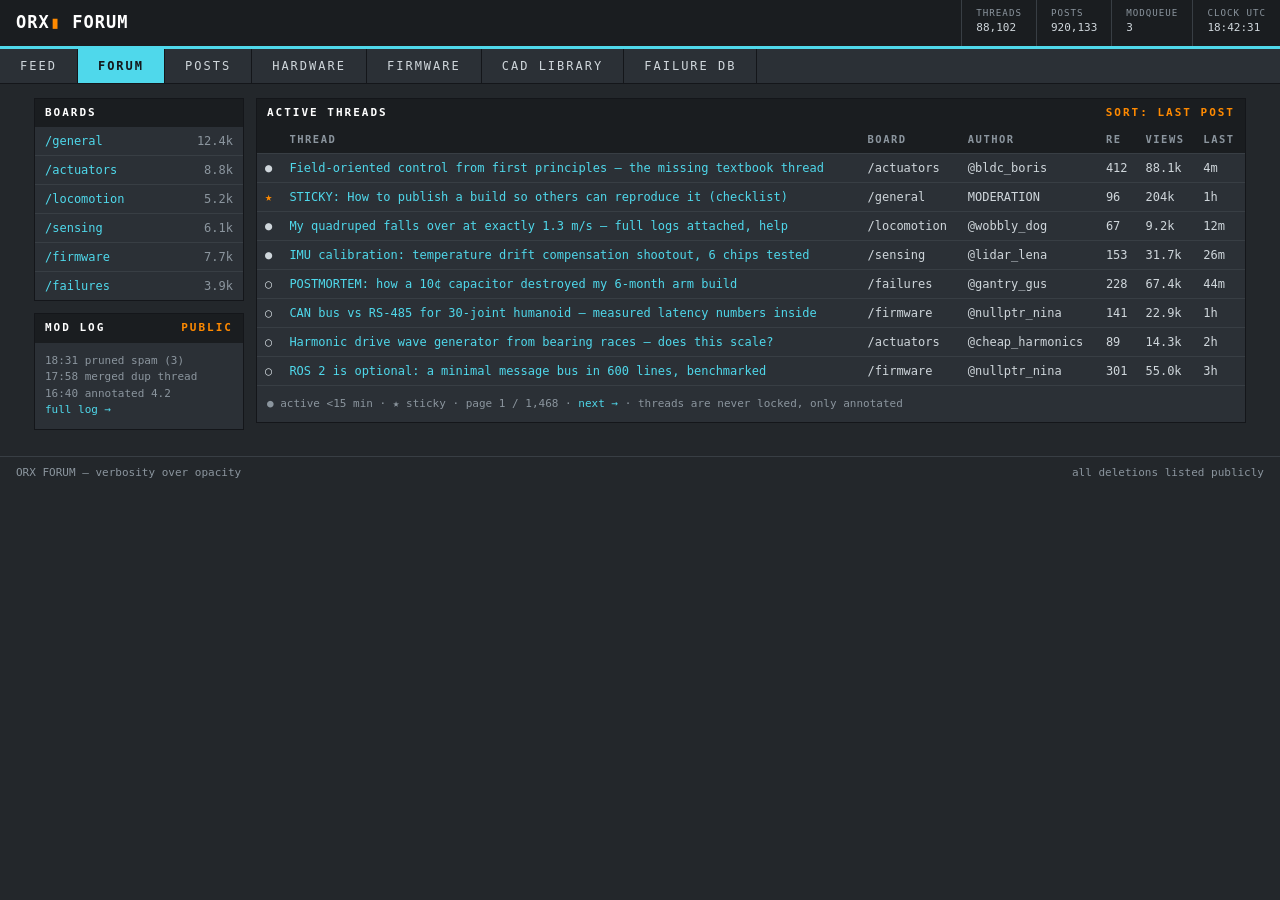
<file: design-3/forum.html>
<!doctype html><html><head><meta charset="utf-8"><meta name="viewport" content="width=device-width,initial-scale=1">
<title>ORX PANEL — FORUM</title><link rel="stylesheet" href="style.css"></head><body>
<header>
<div class="logo">ORX<i>▮</i> FORUM</div>
<div class="stat"><div><small>THREADS</small>88,102</div><div><small>POSTS</small>920,133</div><div><small>MODQUEUE</small>3</div><div><small>CLOCK UTC</small>18:42:31</div></div>
</header>
<nav><a href="index.html">FEED</a><a class="on" href="forum.html">FORUM</a><a href="post.html">POSTS</a><a href="#">HARDWARE</a><a href="#">FIRMWARE</a><a href="#">CAD LIBRARY</a><a href="#">FAILURE DB</a></nav>
<div class="grid wide">
<aside>
<div class="panel"><h3>BOARDS</h3><ul class="plist">
<li><a href="#">/general</a><span class="n">12.4k</span></li>
<li><a href="#">/actuators</a><span class="n">8.8k</span></li>
<li><a href="#">/locomotion</a><span class="n">5.2k</span></li>
<li><a href="#">/sensing</a><span class="n">6.1k</span></li>
<li><a href="#">/firmware</a><span class="n">7.7k</span></li>
<li><a href="#">/failures</a><span class="n">3.9k</span></li>
</ul></div>
<div class="panel"><h3>MOD LOG <em>PUBLIC</em></h3><div class="pd" style="font-size:11px;color:#8b959e">18:31 pruned spam (3)<br>17:58 merged dup thread<br>16:40 annotated 4.2<br><a href="#">full log →</a></div></div>
</aside>

<section>
<div class="panel"><h3>ACTIVE THREADS <em>SORT: LAST POST</em></h3>
<table>
<tr><th></th><th>THREAD</th><th>BOARD</th><th>AUTHOR</th><th>RE</th><th>VIEWS</th><th>LAST</th></tr>
<tr><td>●</td><td><a href="post.html">Field-oriented control from first principles — the missing textbook thread</a></td><td>/actuators</td><td>@bldc_boris</td><td>412</td><td>88.1k</td><td>4m</td></tr>
<tr><td style="color:#ff8a00">★</td><td><a href="post.html">STICKY: How to publish a build so others can reproduce it (checklist)</a></td><td>/general</td><td>MODERATION</td><td>96</td><td>204k</td><td>1h</td></tr>
<tr><td>●</td><td><a href="post.html">My quadruped falls over at exactly 1.3 m/s — full logs attached, help</a></td><td>/locomotion</td><td>@wobbly_dog</td><td>67</td><td>9.2k</td><td>12m</td></tr>
<tr><td>●</td><td><a href="post.html">IMU calibration: temperature drift compensation shootout, 6 chips tested</a></td><td>/sensing</td><td>@lidar_lena</td><td>153</td><td>31.7k</td><td>26m</td></tr>
<tr><td>○</td><td><a href="post.html">POSTMORTEM: how a 10¢ capacitor destroyed my 6-month arm build</a></td><td>/failures</td><td>@gantry_gus</td><td>228</td><td>67.4k</td><td>44m</td></tr>
<tr><td>○</td><td><a href="post.html">CAN bus vs RS-485 for 30-joint humanoid — measured latency numbers inside</a></td><td>/firmware</td><td>@nullptr_nina</td><td>141</td><td>22.9k</td><td>1h</td></tr>
<tr><td>○</td><td><a href="post.html">Harmonic drive wave generator from bearing races — does this scale?</a></td><td>/actuators</td><td>@cheap_harmonics</td><td>89</td><td>14.3k</td><td>2h</td></tr>
<tr><td>○</td><td><a href="post.html">ROS 2 is optional: a minimal message bus in 600 lines, benchmarked</a></td><td>/firmware</td><td>@nullptr_nina</td><td>301</td><td>55.0k</td><td>3h</td></tr>
</table>
<div class="pd" style="font-size:11px;color:#8b959e">● active &lt;15 min · ★ sticky · page 1 / 1,468 · <a href="#">next →</a> · threads are never locked, only annotated</div>
</div>
</section>
</div>
<footer><span>ORX FORUM — verbosity over opacity</span><span>all deletions listed publicly</span></footer>
</body></html>
</file>
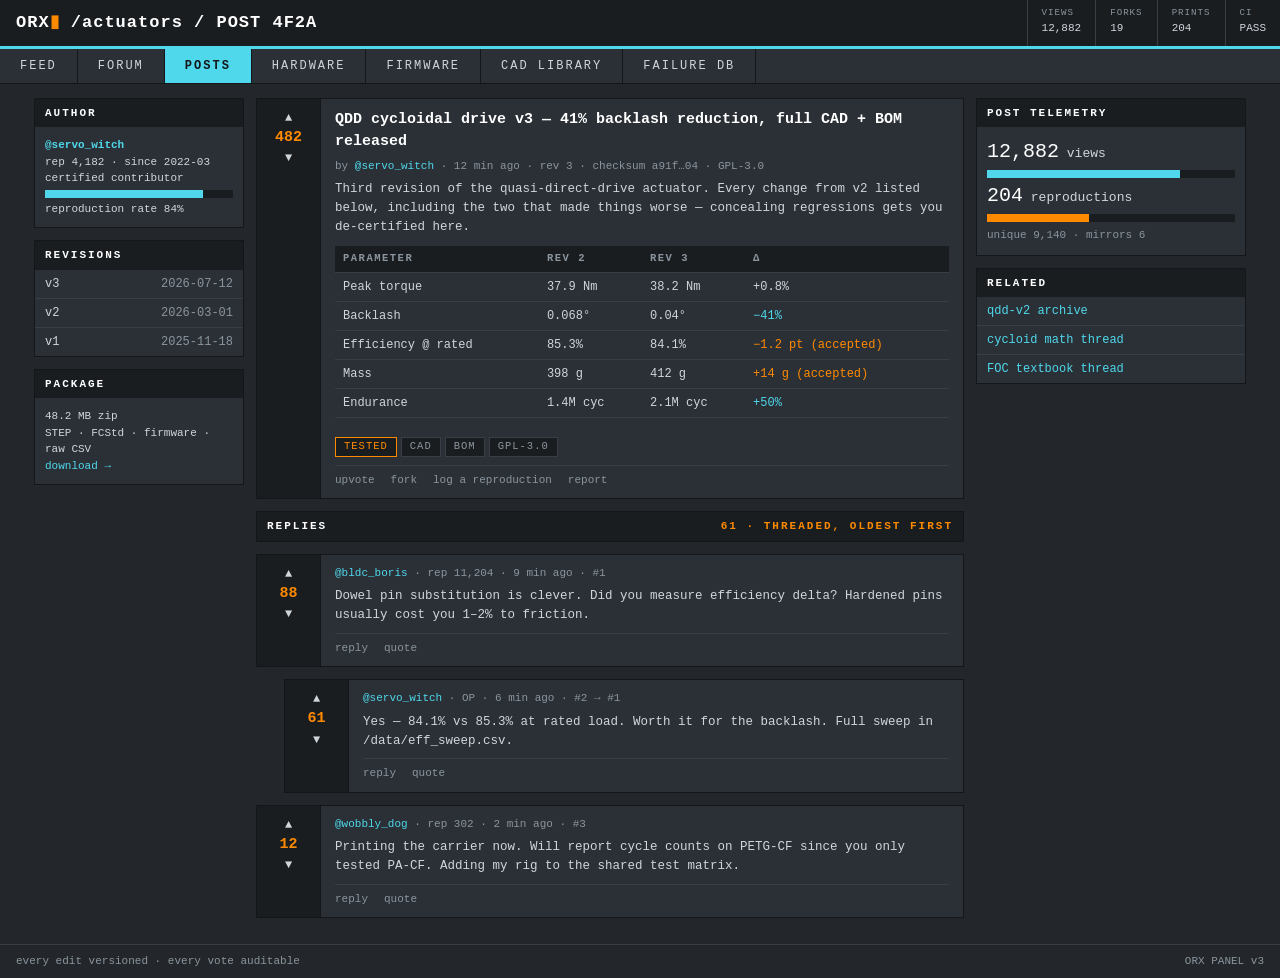
<file: design-3/post.html>
<!doctype html><html><head><meta charset="utf-8"><meta name="viewport" content="width=device-width,initial-scale=1">
<title>ORX PANEL — POST 4F2A</title><link rel="stylesheet" href="style.css"></head><body>
<header>
<div class="logo">ORX<i>▮</i> /actuators / POST 4F2A</div>
<div class="stat"><div><small>VIEWS</small>12,882</div><div><small>FORKS</small>19</div><div><small>PRINTS</small>204</div><div><small>CI</small>PASS</div></div>
</header>
<nav><a href="index.html">FEED</a><a href="forum.html">FORUM</a><a class="on" href="post.html">POSTS</a><a href="#">HARDWARE</a><a href="#">FIRMWARE</a><a href="#">CAD LIBRARY</a><a href="#">FAILURE DB</a></nav>
<div class="grid">
<aside>
<div class="panel"><h3>AUTHOR</h3><div class="pd" style="font-size:11px">
<b style="color:#4fd8eb">@servo_witch</b><br>rep 4,182 · since 2022-03<br>certified contributor<div class="bar"><i style="width:84%"></i></div>reproduction rate 84%</div></div>
<div class="panel"><h3>REVISIONS</h3><ul class="plist">
<li>v3 <span class="n">2026-07-12</span></li>
<li>v2 <span class="n">2026-03-01</span></li>
<li>v1 <span class="n">2025-11-18</span></li>
</ul></div>
<div class="panel"><h3>PACKAGE</h3><div class="pd" style="font-size:11px">48.2 MB zip<br>STEP · FCStd · firmware · raw CSV<br><a href="#">download →</a></div></div>
</aside>

<section>
<div class="post"><div class="vote">▲<b>482</b>▼</div><div class="body">
<h2>QDD cycloidal drive v3 — 41% backlash reduction, full CAD + BOM released</h2>
<div class="meta">by <b>@servo_witch</b> · 12 min ago · rev 3 · checksum a91f…04 · GPL-3.0</div>
<p>Third revision of the quasi-direct-drive actuator. Every change from v2 listed below, including the two that made things worse — concealing regressions gets you de-certified here.</p>
<div class="pd" style="padding:10px 0">
<table>
<tr><th>PARAMETER</th><th>REV 2</th><th>REV 3</th><th>Δ</th></tr>
<tr><td>Peak torque</td><td>37.9 Nm</td><td>38.2 Nm</td><td>+0.8%</td></tr>
<tr><td>Backlash</td><td>0.068°</td><td>0.04°</td><td style="color:#4fd8eb">−41%</td></tr>
<tr><td>Efficiency @ rated</td><td>85.3%</td><td>84.1%</td><td style="color:#ff8a00">−1.2 pt (accepted)</td></tr>
<tr><td>Mass</td><td>398 g</td><td>412 g</td><td style="color:#ff8a00">+14 g (accepted)</td></tr>
<tr><td>Endurance</td><td>1.4M cyc</td><td>2.1M cyc</td><td style="color:#4fd8eb">+50%</td></tr>
</table></div>
<div class="chips"><span class="chip hot">TESTED</span><span class="chip">CAD</span><span class="chip">BOM</span><span class="chip">GPL-3.0</span></div>
<div class="actions"><span>upvote</span><span>fork</span><span>log a reproduction</span><span>report</span></div></div></div>

<div class="panel"><h3>REPLIES <em>61 · THREADED, OLDEST FIRST</em></h3></div>

<div class="post"><div class="vote">▲<b>88</b>▼</div><div class="body">
<div class="meta"><b>@bldc_boris</b> · rep 11,204 · 9 min ago · #1</div>
<p>Dowel pin substitution is clever. Did you measure efficiency delta? Hardened pins usually cost you 1–2% to friction.</p>
<div class="actions"><span>reply</span><span>quote</span></div></div></div>

<div class="post" style="margin-left:28px"><div class="vote">▲<b>61</b>▼</div><div class="body">
<div class="meta"><b>@servo_witch</b> · OP · 6 min ago · #2 → #1</div>
<p>Yes — 84.1% vs 85.3% at rated load. Worth it for the backlash. Full sweep in /data/eff_sweep.csv.</p>
<div class="actions"><span>reply</span><span>quote</span></div></div></div>

<div class="post"><div class="vote">▲<b>12</b>▼</div><div class="body">
<div class="meta"><b>@wobbly_dog</b> · rep 302 · 2 min ago · #3</div>
<p>Printing the carrier now. Will report cycle counts on PETG-CF since you only tested PA-CF. Adding my rig to the shared test matrix.</p>
<div class="actions"><span>reply</span><span>quote</span></div></div></div>
</section>

<aside>
<div class="panel"><h3>POST TELEMETRY</h3><div class="pd">
<span class="big">12,882</span> views<div class="bar"><i style="width:78%"></i></div>
<span class="big">204</span> reproductions<div class="bar o"><i style="width:41%"></i></div>
<span style="font-size:11px;color:#8b959e">unique 9,140 · mirrors 6</span></div></div>
<div class="panel"><h3>RELATED</h3><ul class="plist">
<li><a href="#">qdd-v2 archive</a></li>
<li><a href="#">cycloid math thread</a></li>
<li><a href="#">FOC textbook thread</a></li>
</ul></div>
</aside>
</div>
<footer><span>every edit versioned · every vote auditable</span><span>ORX PANEL v3</span></footer>
</body></html>
</file>
<file: design-1/style.css>
/* DESIGN 1 — "TELEMETRY" : dark terminal engineering console */
*{margin:0;padding:0;box-sizing:border-box}
body{background:#0a0c0a;color:#c8d0c8;font:13px/1.5 "Berkeley Mono","IBM Plex Mono",ui-monospace,monospace}
a{color:#ffb000;text-decoration:none}
a:hover{background:#ffb000;color:#0a0c0a}
.bar{display:flex;justify-content:space-between;border-bottom:1px solid #3a423a;padding:4px 10px;background:#111511;font-size:12px;flex-wrap:wrap;gap:8px}
.bar b{color:#7fd77f}
nav{display:flex;border-bottom:1px solid #3a423a;background:#0e120e}
nav a{padding:8px 18px;border-right:1px solid #3a423a;color:#c8d0c8;letter-spacing:1px}
nav a.on{background:#ffb000;color:#0a0c0a;font-weight:bold}
main{max-width:1200px;margin:0 auto;padding:16px;display:grid;grid-template-columns:1fr 280px;gap:16px}
main.single{grid-template-columns:1fr}
h1{font-size:16px;color:#7fd77f;letter-spacing:2px;margin-bottom:12px}
h1::before{content:"■ "}
.card{border:1px solid #3a423a;margin-bottom:12px;background:#0e120e}
.card .hd{display:flex;justify-content:space-between;padding:5px 10px;border-bottom:1px dashed #3a423a;color:#8a948a;font-size:11px;flex-wrap:wrap;gap:6px}
.card .hd b{color:#7fd77f}
.card .bd{padding:10px}
.card .bd h2{font-size:14px;color:#e8eee8;margin-bottom:6px}
.card .ft{display:flex;gap:0;border-top:1px solid #3a423a;font-size:11px}
.card .ft span{padding:4px 12px;border-right:1px solid #3a423a;color:#8a948a}
.tag{color:#0a0c0a;background:#7fd77f;padding:0 6px;font-size:11px;margin-right:4px}
.diagram{border:1px dashed #3a423a;padding:10px;color:#5a645a;white-space:pre;font-size:11px;overflow-x:auto;margin:8px 0}
aside .card .bd{font-size:12px}
table{width:100%;border-collapse:collapse;font-size:12px}
td,th{border:1px solid #3a423a;padding:4px 8px;text-align:left}
th{background:#161c16;color:#7fd77f;font-weight:normal;letter-spacing:1px}
tr:hover{background:#131813}
.meter{background:#161c16;height:10px;position:relative}
.meter i{display:block;height:100%;background:#ffb000}
.kv{display:grid;grid-template-columns:auto 1fr;gap:2px 12px;font-size:12px}
.kv dt{color:#8a948a}.kv dd{color:#e8eee8}
footer{border-top:1px solid #3a423a;padding:8px 10px;color:#5a645a;font-size:11px;display:flex;justify-content:space-between;flex-wrap:wrap;gap:8px}
.blink{animation:b 1.2s steps(1) infinite}@keyframes b{50%{opacity:0}}
@media(max-width:900px){main{grid-template-columns:1fr}}
</file>
<file: design-2/style.css>
/* DESIGN 2 — "DATASHEET" : printed engineering document, paper white + drafting red */
*{margin:0;padding:0;box-sizing:border-box}
body{background:#f4f1ea;color:#1a1a1a;font:13px/1.55 "Berkeley Mono","IBM Plex Mono",ui-monospace,monospace}
a{color:#1a1a1a;text-decoration:underline}
a:hover{background:#c8102e;color:#f4f1ea;text-decoration:none}
.sheet{max-width:1180px;margin:14px auto;border:2px solid #1a1a1a;background:#fbf9f4}
.titleblock{display:grid;grid-template-columns:2fr 1fr 1fr 1fr;border-bottom:2px solid #1a1a1a}
.titleblock div{border-right:1px solid #1a1a1a;padding:8px 12px}
.titleblock div:last-child{border-right:0}
.titleblock small{display:block;font-size:10px;color:#6b675e;letter-spacing:1px}
.titleblock strong{font-size:15px}
.red{color:#c8102e}
nav{display:flex;border-bottom:2px solid #1a1a1a;flex-wrap:wrap}
nav a{padding:7px 20px;border-right:1px solid #1a1a1a;text-decoration:none;letter-spacing:2px;font-size:12px}
nav a.on{background:#1a1a1a;color:#fbf9f4}
main{display:grid;grid-template-columns:1fr 300px}
main.single{grid-template-columns:1fr}
.col{padding:16px;border-right:1px solid #1a1a1a}
aside{padding:16px;font-size:12px}
h1{font-size:13px;letter-spacing:3px;border-bottom:1px solid #1a1a1a;padding-bottom:4px;margin-bottom:12px}
h1 .sec{float:right;color:#c8102e}
.item{border:1px solid #1a1a1a;margin-bottom:14px;background:#fff}
.item .num{float:left;background:#1a1a1a;color:#fbf9f4;padding:2px 8px;font-size:11px;margin:10px 0 0 10px}
.item .meta{font-size:10.5px;color:#6b675e;letter-spacing:.5px;padding:10px 12px 0 12px;overflow:hidden}
.item h2{font-size:15px;padding:4px 12px 0;font-weight:bold}
.item p{padding:6px 12px 10px;font-size:12.5px}
.item .row{display:flex;border-top:1px solid #1a1a1a;font-size:11px;flex-wrap:wrap}
.item .row span{padding:4px 10px;border-right:1px solid #ddd8cc}
.stamp{display:inline-block;border:1.5px solid #c8102e;color:#c8102e;padding:0 6px;font-size:10px;letter-spacing:1px;transform:rotate(-1deg);margin-left:8px}
table{width:100%;border-collapse:collapse;font-size:12px;background:#fff}
td,th{border:1px solid #1a1a1a;padding:4px 8px;text-align:left;vertical-align:top}
th{background:#e9e4d8;font-weight:bold;font-size:11px;letter-spacing:1px}
.figure{border:1px solid #1a1a1a;background:#fff;padding:10px;white-space:pre;font-size:11px;color:#444;overflow-x:auto;margin:8px 0}
.figure figcaption,.cap{font-size:10px;color:#6b675e;letter-spacing:1px;margin-top:6px}
.kv{display:grid;grid-template-columns:auto 1fr;gap:2px 14px;font-size:12px;padding:2px 0}
.kv dt{color:#6b675e}
footer{border-top:2px solid #1a1a1a;padding:6px 12px;font-size:10px;letter-spacing:1px;color:#6b675e;display:flex;justify-content:space-between;flex-wrap:wrap;gap:6px}
@media(max-width:900px){main{grid-template-columns:1fr}.col{border-right:0}.titleblock{grid-template-columns:1fr 1fr}}
</file>
<file: design-3/style.css>
/* DESIGN 3 — "PANEL" : flat instrument-panel grid, slate + signal cyan/orange */
*{margin:0;padding:0;box-sizing:border-box}
body{background:#23272b;color:#cfd6db;font:13px/1.5 "Berkeley Mono","IBM Plex Mono",ui-monospace,monospace}
a{color:#4fd8eb;text-decoration:none}
a:hover{text-decoration:underline}
header{display:flex;justify-content:space-between;align-items:stretch;background:#1a1d20;border-bottom:3px solid #4fd8eb;flex-wrap:wrap}
.logo{padding:10px 16px;font-size:17px;font-weight:bold;color:#fff;letter-spacing:1px}
.logo i{font-style:normal;color:#ff8a00}
header .stat{display:flex;font-size:11px}
header .stat div{padding:6px 14px;border-left:1px solid #383e44}
header .stat small{display:block;color:#8b959e;letter-spacing:1px}
nav{display:flex;background:#2b3036;border-bottom:1px solid #14161a;flex-wrap:wrap}
nav a{padding:8px 20px;color:#cfd6db;letter-spacing:2px;font-size:12px;border-right:1px solid #14161a}
nav a.on{background:#4fd8eb;color:#14161a;font-weight:bold}
.grid{max-width:1240px;margin:14px auto;padding:0 14px;display:grid;grid-template-columns:210px 1fr 270px;gap:12px}
.grid.wide{grid-template-columns:210px 1fr}
.panel{background:#2b3036;border:1px solid #14161a;margin-bottom:12px}
.panel>h3{background:#1a1d20;color:#fff;font-size:11px;letter-spacing:2px;padding:6px 10px;display:flex;justify-content:space-between}
.panel>h3 em{font-style:normal;color:#ff8a00}
.panel .pd{padding:10px}
.plist{list-style:none;font-size:12px}
.plist li{border-bottom:1px solid #383e44;padding:5px 10px;display:flex;justify-content:space-between;gap:8px}
.plist li:last-child{border-bottom:0}
.plist .n{color:#8b959e}
.post{background:#2b3036;border:1px solid #14161a;margin-bottom:12px;display:grid;grid-template-columns:64px 1fr}
.vote{background:#1a1d20;text-align:center;padding:10px 4px;font-size:12px;border-right:1px solid #14161a}
.vote b{display:block;color:#ff8a00;font-size:15px}
.post .body{padding:10px 14px}
.post h2{font-size:15px;color:#fff;margin-bottom:4px}
.post h2 a{color:#fff}
.post .meta{font-size:11px;color:#8b959e;margin-bottom:6px}
.post .meta b{color:#4fd8eb;font-weight:normal}
.post p{font-size:12.5px}
.chips{margin-top:8px}
.chip{display:inline-block;background:#1a1d20;border:1px solid #383e44;padding:1px 8px;font-size:10.5px;color:#8b959e;margin-right:4px;letter-spacing:1px}
.chip.hot{border-color:#ff8a00;color:#ff8a00}
.actions{border-top:1px solid #383e44;margin-top:8px;padding-top:6px;font-size:11px;color:#8b959e;display:flex;gap:16px;flex-wrap:wrap}
table{width:100%;border-collapse:collapse;font-size:12px}
td,th{border-bottom:1px solid #383e44;padding:5px 8px;text-align:left}
th{color:#8b959e;font-size:10.5px;letter-spacing:1.5px;background:#1a1d20}
.bar{height:8px;background:#1a1d20;margin:3px 0}
.bar i{display:block;height:100%;background:#4fd8eb}
.bar.o i{background:#ff8a00}
.big{font-size:20px;color:#fff}
footer{border-top:1px solid #383e44;margin-top:8px;padding:8px 16px;font-size:11px;color:#8b959e;display:flex;justify-content:space-between;flex-wrap:wrap;gap:8px}
@media(max-width:1000px){.grid,.grid.wide{grid-template-columns:1fr}}
</file>
